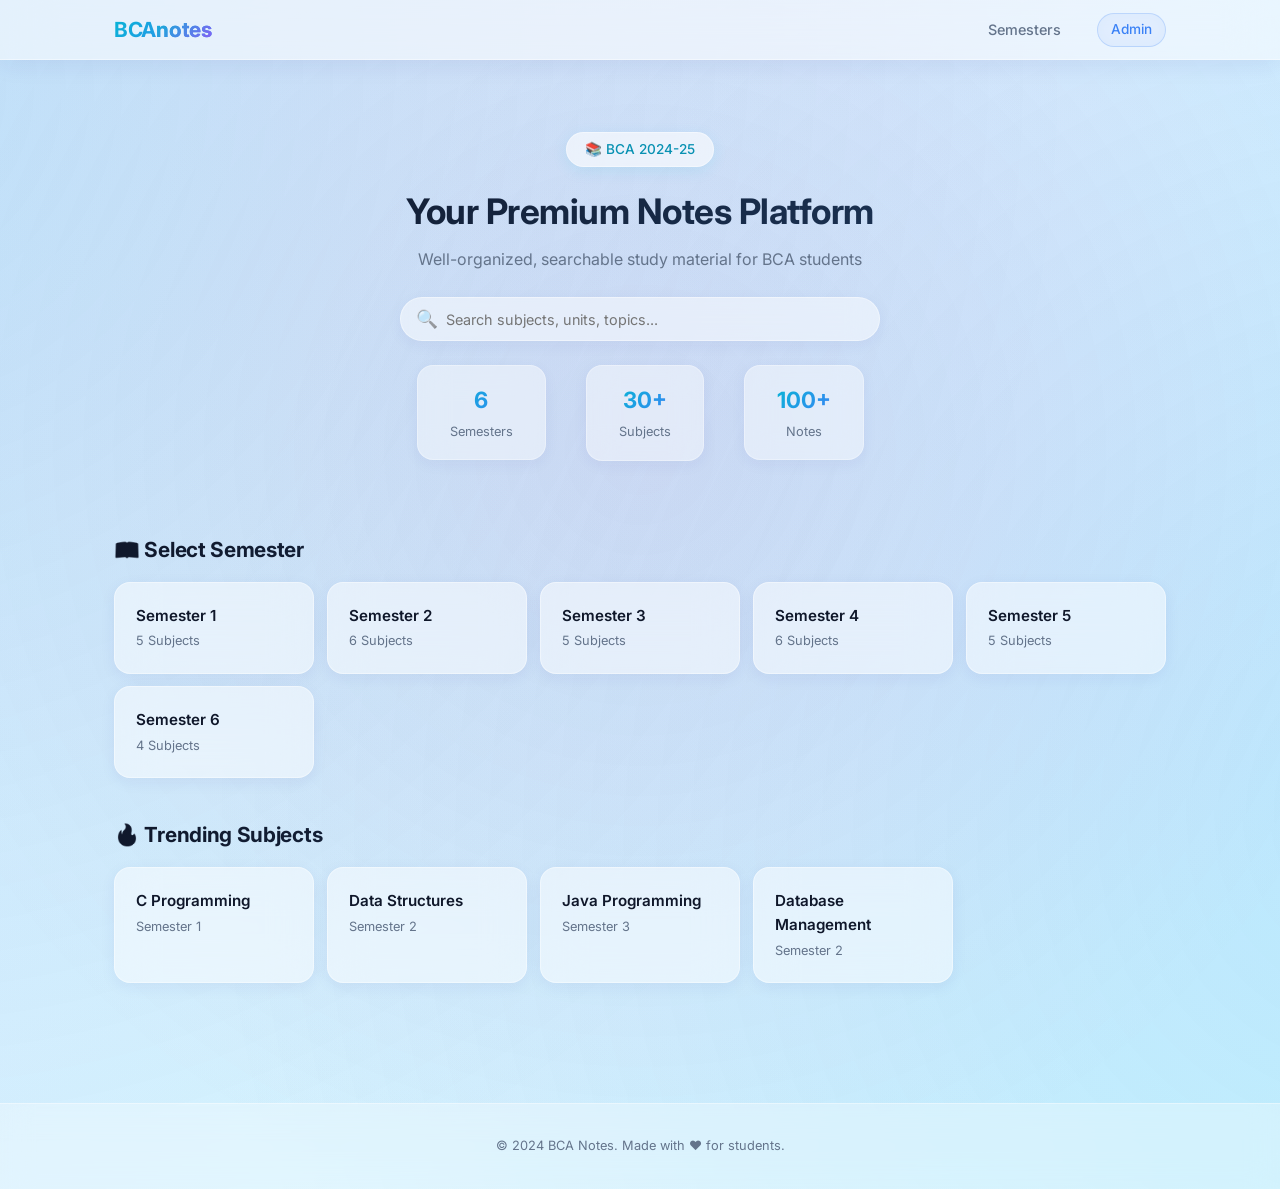
<file: index.html>
<!DOCTYPE html>
<html lang="en">
<head>
    <meta charset="UTF-8">
    <meta name="viewport" content="width=device-width, initial-scale=1.0">
    <title>BCA Notes - Premium Learning Platform</title>
    <link href="https://fonts.googleapis.com/css2?family=Inter:wght@300;400;500;600;700&display=swap" rel="stylesheet">
    <link rel="stylesheet" href="css/style.css">
</head>
<body>
    <!-- Navbar -->
    <nav class="navbar">
        <div class="nav-inner">
            <a href="index.html" class="logo">BCA<span>notes</span></a>
            <div class="nav-right">
                <a href="semester.html">Semesters</a>
                <a href="admin.html" class="admin-link">Admin</a>
            </div>
        </div>
    </nav>

    <!-- Main Content -->
    <main class="container">
        <!-- Hero Section -->
        <section class="hero">
            <span class="hero-badge">📚 BCA 2024-25</span>
            <h1>Your Premium Notes Platform</h1>
            <p>Well-organized, searchable study material for BCA students</p>
            
            <!-- Search -->
            <div class="search-box">
                <span class="search-icon">🔍</span>
                <input type="text" id="global-search" placeholder="Search subjects, units, topics...">
                <div class="search-dropdown" id="search-results"></div>
            </div>
            
            <!-- Stats -->
            <div class="stats">
                <div class="stat">
                    <strong>6</strong>
                    <span>Semesters</span>
                </div>
                <div class="stat">
                    <strong>30+</strong>
                    <span>Subjects</span>
                </div>
                <div class="stat">
                    <strong>100+</strong>
                    <span>Notes</span>
                </div>
            </div>
        </section>

        <!-- Semester Grid -->
        <section class="section">
            <h2 class="section-title">📖 Select Semester</h2>
            <div class="semester-grid" id="semester-grid"></div>
        </section>

        <!-- Trending -->
        <section class="section">
            <h2 class="section-title">🔥 Trending Subjects</h2>
            <div class="trending-grid" id="trending-grid"></div>
        </section>
    </main>

    <!-- Footer -->
    <footer class="footer">
        <p>© 2024 BCA Notes. Made with ❤️ for students.</p>
    </footer>

    <script src="js/app.js"></script>
</body>
</html>
</file>
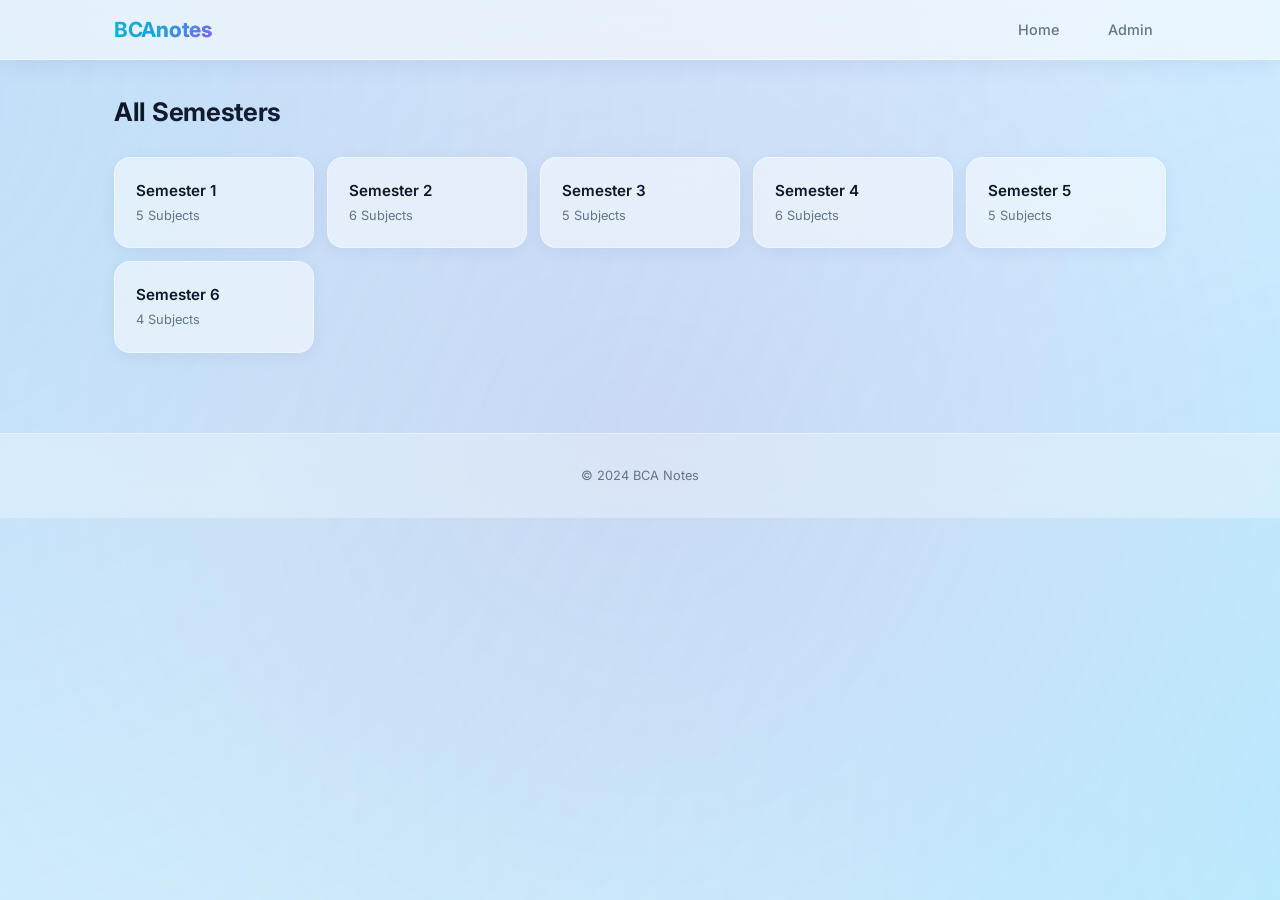
<file: semester.html>
<!DOCTYPE html>
<html lang="en">
<head>
    <meta charset="UTF-8">
    <meta name="viewport" content="width=device-width, initial-scale=1.0">
    <title>Semesters - BCA Notes</title>
    <link href="https://fonts.googleapis.com/css2?family=Inter:wght@300;400;500;600;700&display=swap" rel="stylesheet">
    <link rel="stylesheet" href="css/style.css">
</head>
<body>
    <nav class="navbar">
        <div class="nav-inner">
            <a href="index.html" class="logo">BCA<span>notes</span></a>
            <div class="nav-right">
                <a href="index.html">Home</a>
                <a href="admin.html">Admin</a>
            </div>
        </div>
    </nav>

    <main class="container">
        <h1 class="page-title">All Semesters</h1>
        <div class="semester-grid" id="semester-grid"></div>
    </main>

    <footer class="footer"><p>© 2024 BCA Notes</p></footer>
    <script src="js/app.js"></script>
</body>
</html>
</file>
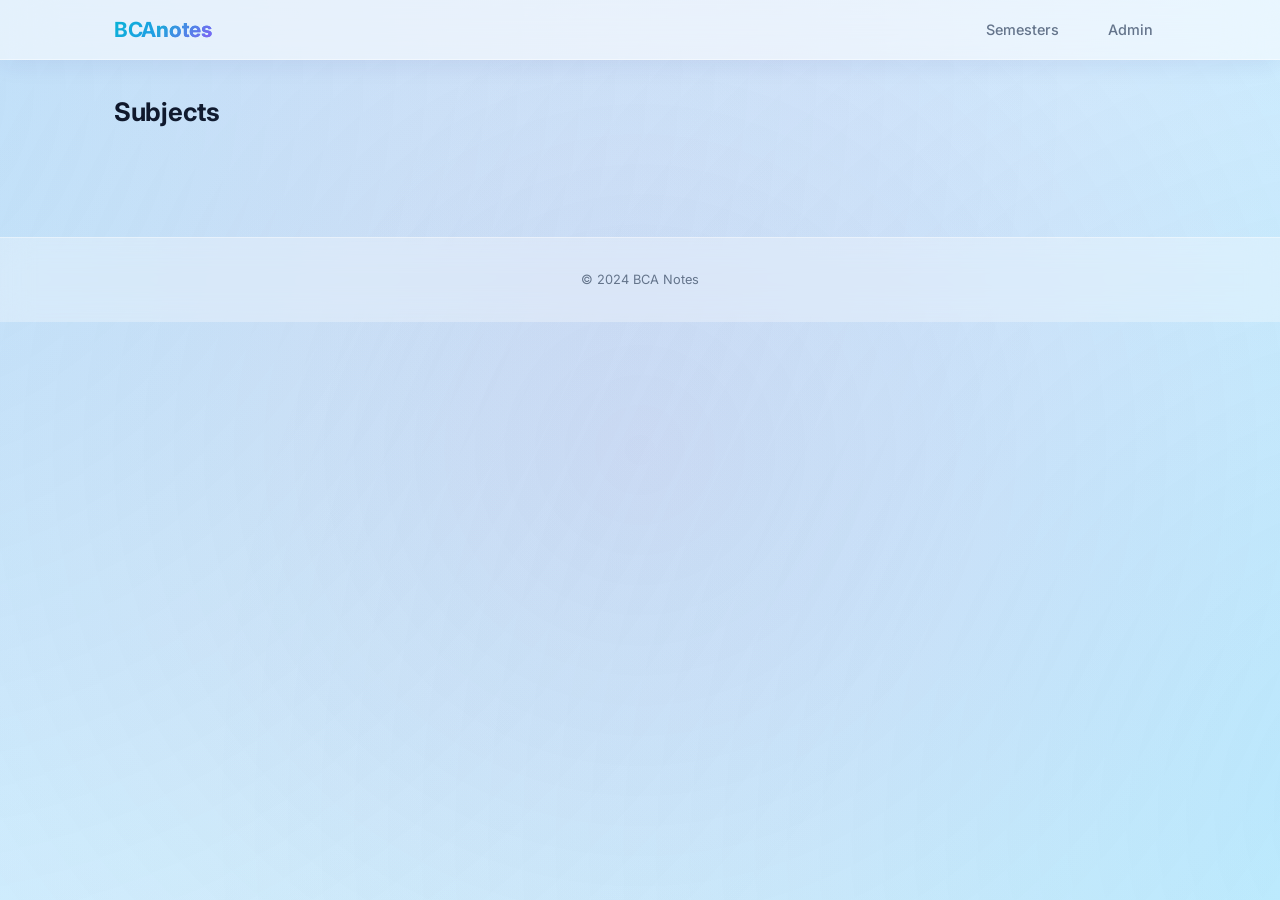
<file: subject.html>
<!DOCTYPE html>
<html lang="en">
<head>
    <meta charset="UTF-8">
    <meta name="viewport" content="width=device-width, initial-scale=1.0">
    <title>Subjects - BCA Notes</title>
    <link href="https://fonts.googleapis.com/css2?family=Inter:wght@300;400;500;600;700&display=swap" rel="stylesheet">
    <link rel="stylesheet" href="css/style.css">
</head>
<body>
    <nav class="navbar">
        <div class="nav-inner">
            <a href="index.html" class="logo">BCA<span>notes</span></a>
            <div class="nav-right">
                <a href="semester.html">Semesters</a>
                <a href="admin.html">Admin</a>
            </div>
        </div>
    </nav>

    <main class="container">
        <h1 class="page-title" id="subject-heading">Subjects</h1>
        <div class="subject-grid" id="subject-grid"></div>
    </main>

    <footer class="footer"><p>© 2024 BCA Notes</p></footer>
    <script src="js/app.js"></script>
</body>
</html>
</file>
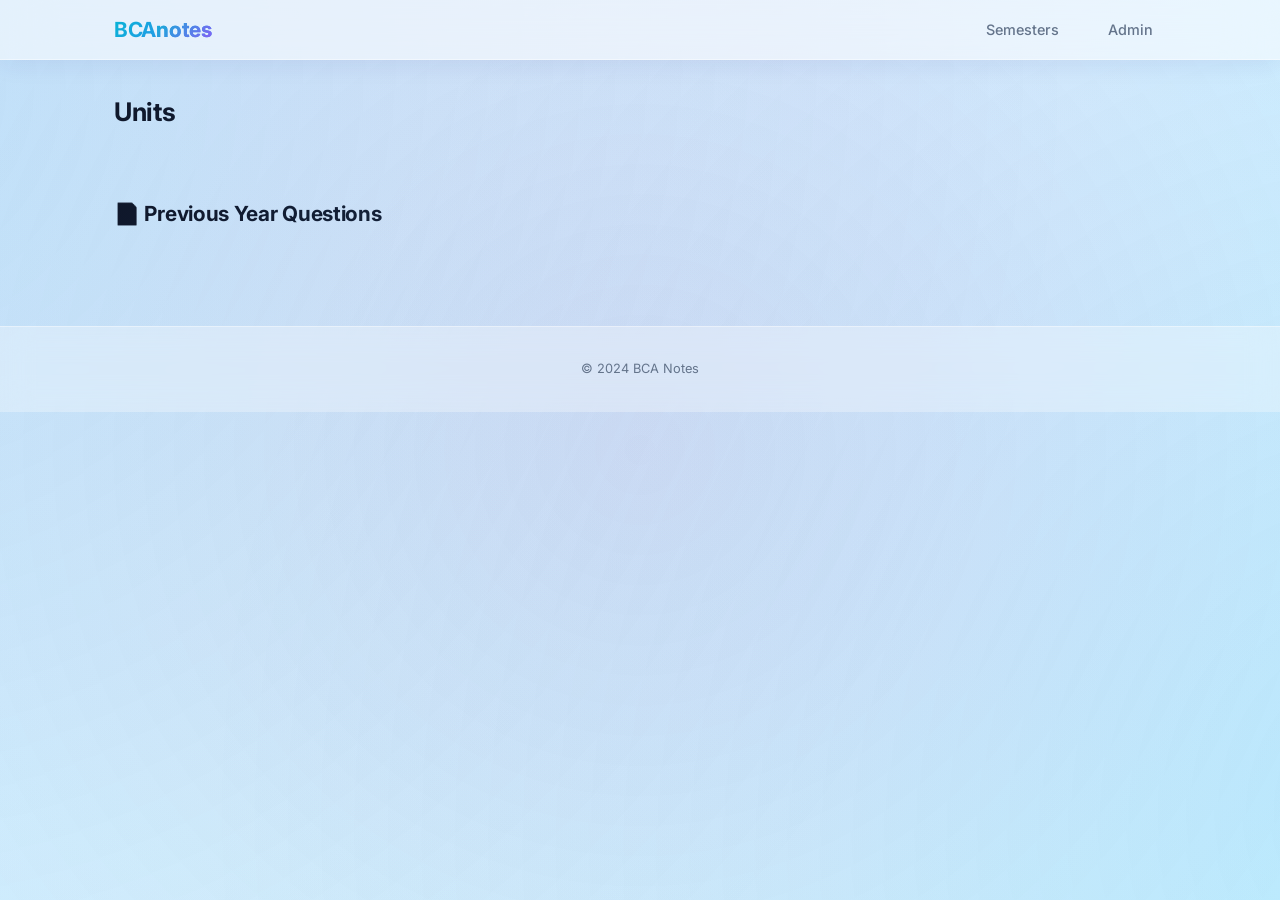
<file: unit.html>
<!DOCTYPE html>
<html lang="en">
<head>
    <meta charset="UTF-8">
    <meta name="viewport" content="width=device-width, initial-scale=1.0">
    <title>Units - BCA Notes</title>
    <link href="https://fonts.googleapis.com/css2?family=Inter:wght@300;400;500;600;700&display=swap" rel="stylesheet">
    <link rel="stylesheet" href="css/style.css">
</head>
<body>
    <nav class="navbar">
        <div class="nav-inner">
            <a href="index.html" class="logo">BCA<span>notes</span></a>
            <div class="nav-right">
                <a href="semester.html">Semesters</a>
                <a href="admin.html">Admin</a>
            </div>
        </div>
    </nav>

    <main class="container">
        <h1 class="page-title" id="unit-heading">Units</h1>
        <div class="unit-list" id="unit-grid"></div>
        
        <section class="pyq-section">
            <h2 class="section-title">📄 Previous Year Questions</h2>
            <div class="pyq-list" id="pyq-list"></div>
        </section>
    </main>

    <footer class="footer"><p>© 2024 BCA Notes</p></footer>
    <script src="js/app.js"></script>
</body>
</html>
</file>
<file: css/style.css>
* {
    margin: 0;
    padding: 0;
    box-sizing: border-box;
}

:root {
    --bg: #f0f4f8;
    --white: rgba(255, 255, 255, 0.7);
    --text: #0f172a;
    --text-light: #64748b;
    --cyan: #06b6d4;
    --cyan-light: rgba(6, 182, 212, 0.1);
    --border: rgba(226, 232, 240, 0.5);
    --shadow: 0 8px 32px rgba(0,0,0,0.05);
    --shadow-md: 0 8px 32px rgba(0,0,0,0.08);
    --radius: 16px;
    --font: 'Inter', sans-serif;
    --glass-bg: rgba(255, 255, 255, 0.65);
    --glass-border: rgba(255, 255, 255, 0.3);
    --glass-shadow: 0 8px 32px rgba(31, 38, 135, 0.1);
}

body {
    font-family: var(--font);
    background: linear-gradient(135deg, #e0e7ff 0%, #cffafe 25%, #e0f2fe 50%, #fce7f3 75%, #f3e8ff 100%);
    background-size: 400% 400%;
    animation: gradientShift 15s ease infinite;
    color: var(--text);
    line-height: 1.6;
    min-height: 100vh;
    position: relative;
}

@keyframes gradientShift {
    0% { background-position: 0% 50%; }
    50% { background-position: 100% 50%; }
    100% { background-position: 0% 50%; }
}

/* Background decoration */
body::before {
    content: '';
    position: fixed;
    top: -50%;
    left: -50%;
    width: 200%;
    height: 200%;
    background: 
        radial-gradient(circle at 20% 30%, rgba(6, 182, 212, 0.15) 0%, transparent 50%),
        radial-gradient(circle at 80% 70%, rgba(59, 130, 246, 0.15) 0%, transparent 50%),
        radial-gradient(circle at 50% 50%, rgba(236, 72, 153, 0.1) 0%, transparent 50%);
    z-index: -1;
    animation: rotateBg 20s linear infinite;
}

@keyframes rotateBg {
    0% { transform: rotate(0deg); }
    100% { transform: rotate(360deg); }
}

/* Navbar - Glassmorphism */
.navbar {
    background: rgba(255, 255, 255, 0.55);
    backdrop-filter: blur(25px);
    -webkit-backdrop-filter: blur(25px);
    border-bottom: 1px solid rgba(255, 255, 255, 0.4);
    position: sticky;
    top: 0;
    z-index: 100;
    box-shadow: 0 4px 24px rgba(31, 38, 135, 0.08);
}

.nav-inner {
    max-width: 1100px;
    margin: 0 auto;
    padding: 0.8rem 1.5rem;
    display: flex;
    justify-content: space-between;
    align-items: center;
}

.logo {
    font-size: 1.3rem;
    font-weight: 700;
    color: var(--text);
    text-decoration: none;
    letter-spacing: -0.3px;
    background: linear-gradient(135deg, #06b6d4, #3b82f6);
    -webkit-background-clip: text;
    -webkit-text-fill-color: transparent;
    background-clip: text;
}

.logo span {
    background: linear-gradient(135deg, #06b6d4, #8b5cf6);
    -webkit-background-clip: text;
    -webkit-text-fill-color: transparent;
    background-clip: text;
}

.nav-right {
    display: flex;
    gap: 1.5rem;
    align-items: center;
}

.nav-right a {
    text-decoration: none;
    color: var(--text-light);
    font-size: 0.9rem;
    font-weight: 500;
    transition: all 0.3s;
    padding: 0.3rem 0.8rem;
    border-radius: 20px;
}

.nav-right a:hover {
    color: var(--cyan);
    background: rgba(255, 255, 255, 0.5);
    backdrop-filter: blur(10px);
}

.admin-link {
    background: rgba(59, 130, 246, 0.1) !important;
    color: #3b82f6 !important;
    padding: 0.35rem 0.9rem;
    border-radius: 20px;
    font-size: 0.85rem !important;
    backdrop-filter: blur(10px);
    border: 1px solid rgba(59, 130, 246, 0.2);
}

.progress-line {
    height: 3px;
    background: linear-gradient(90deg, #06b6d4, #3b82f6, #8b5cf6);
    width: 0%;
    transition: width 0.1s linear;
    box-shadow: 0 0 10px rgba(6, 182, 212, 0.5);
}

/* Container */
.container {
    max-width: 1100px;
    margin: 0 auto;
    padding: 2rem 1.5rem;
}

/* Hero */
.hero {
    text-align: center;
    padding: 2.5rem 0 2rem;
}

.hero-badge {
    display: inline-block;
    background: rgba(255, 255, 255, 0.6);
    backdrop-filter: blur(15px);
    border: 1px solid rgba(255, 255, 255, 0.4);
    color: #0891b2;
    padding: 0.35rem 1.1rem;
    border-radius: 20px;
    font-size: 0.85rem;
    font-weight: 500;
    margin-bottom: 1rem;
    box-shadow: 0 4px 15px rgba(6, 182, 212, 0.1);
}

.hero h1 {
    font-size: 2.2rem;
    font-weight: 700;
    margin-bottom: 0.5rem;
    letter-spacing: -0.5px;
    background: linear-gradient(135deg, #0f172a, #1e3a5f);
    -webkit-background-clip: text;
    -webkit-text-fill-color: transparent;
    background-clip: text;
}

.hero p {
    color: var(--text-light);
    font-size: 1rem;
    margin-bottom: 1.5rem;
}

/* Search - Glassmorphism */
.search-box {
    max-width: 480px;
    margin: 0 auto 1.5rem;
    position: relative;
}

.search-icon {
    position: absolute;
    left: 1rem;
    top: 50%;
    transform: translateY(-50%);
    font-size: 1.1rem;
    z-index: 1;
    opacity: 0.6;
}

.search-box input {
    width: 100%;
    padding: 0.8rem 1rem 0.8rem 2.8rem;
    border: 1px solid rgba(255, 255, 255, 0.4);
    border-radius: 50px;
    font-size: 0.9rem;
    font-family: var(--font);
    background: rgba(255, 255, 255, 0.5);
    backdrop-filter: blur(15px);
    outline: none;
    transition: all 0.3s;
    box-shadow: 0 4px 15px rgba(31, 38, 135, 0.05);
}

.search-box input:focus {
    border-color: var(--cyan);
    background: rgba(255, 255, 255, 0.7);
    box-shadow: 0 4px 20px rgba(6, 182, 212, 0.15);
}

.search-dropdown {
    position: absolute;
    top: calc(100% + 8px);
    left: 0;
    right: 0;
    background: rgba(255, 255, 255, 0.75);
    backdrop-filter: blur(25px);
    border-radius: 12px;
    box-shadow: 0 8px 32px rgba(31, 38, 135, 0.12);
    max-height: 250px;
    overflow-y: auto;
    display: none;
    z-index: 50;
    border: 1px solid rgba(255, 255, 255, 0.4);
}

.search-dropdown.active {
    display: block;
}

.search-dropdown a {
    display: block;
    padding: 0.7rem 1rem;
    text-decoration: none;
    color: var(--text);
    font-size: 0.85rem;
    border-bottom: 1px solid rgba(241, 245, 249, 0.5);
    transition: all 0.2s;
}

.search-dropdown a:hover {
    background: rgba(248, 250, 252, 0.5);
    color: var(--cyan);
    backdrop-filter: blur(10px);
}

.search-dropdown p {
    padding: 0.7rem 1rem;
    color: var(--text-light);
    font-size: 0.85rem;
}

/* Stats - Glass Cards */
.stats {
    display: flex;
    gap: 2.5rem;
    justify-content: center;
    flex-wrap: wrap;
}

.stat {
    text-align: center;
    background: rgba(255, 255, 255, 0.45);
    backdrop-filter: blur(15px);
    border: 1px solid rgba(255, 255, 255, 0.3);
    padding: 1rem 2rem;
    border-radius: var(--radius);
    box-shadow: 0 4px 15px rgba(31, 38, 135, 0.05);
    transition: transform 0.2s;
}

.stat:hover {
    transform: translateY(-2px);
}

.stat strong {
    display: block;
    font-size: 1.4rem;
    background: linear-gradient(135deg, #06b6d4, #3b82f6);
    -webkit-background-clip: text;
    -webkit-text-fill-color: transparent;
    background-clip: text;
    font-weight: 700;
}

.stat span {
    font-size: 0.8rem;
    color: var(--text-light);
}

/* Section */
.section {
    margin: 2.5rem 0;
}

.section-title {
    font-size: 1.3rem;
    font-weight: 700;
    margin-bottom: 1rem;
    letter-spacing: -0.3px;
    background: linear-gradient(135deg, #0f172a, #1e3a5f);
    -webkit-background-clip: text;
    -webkit-text-fill-color: transparent;
    background-clip: text;
}

/* Grids */
.semester-grid {
    display: grid;
    grid-template-columns: repeat(auto-fill, minmax(165px, 1fr));
    gap: 0.8rem;
}

.subject-grid {
    display: grid;
    grid-template-columns: repeat(auto-fill, minmax(200px, 1fr));
    gap: 0.8rem;
}

.trending-grid {
    display: grid;
    grid-template-columns: repeat(auto-fill, minmax(200px, 1fr));
    gap: 0.8rem;
}

/* Cards - Full Glassmorphism */
.card {
    background: rgba(255, 255, 255, 0.5);
    backdrop-filter: blur(20px);
    -webkit-backdrop-filter: blur(20px);
    border: 1px solid rgba(255, 255, 255, 0.4);
    border-radius: var(--radius);
    padding: 1.3rem;
    text-decoration: none;
    color: var(--text);
    transition: all 0.3s ease;
    display: block;
    cursor: pointer;
    box-shadow: 0 4px 16px rgba(31, 38, 135, 0.06);
}

.card:hover {
    background: rgba(255, 255, 255, 0.7);
    border-color: rgba(6, 182, 212, 0.5);
    box-shadow: 0 8px 32px rgba(6, 182, 212, 0.15);
    transform: translateY(-2px);
}

.card h3 {
    font-size: 0.95rem;
    font-weight: 600;
}

.card p {
    font-size: 0.8rem;
    color: var(--text-light);
    margin-top: 0.2rem;
}

/* Unit List */
.unit-list {
    display: flex;
    flex-direction: column;
    gap: 0.6rem;
}

.unit-item {
    background: rgba(255, 255, 255, 0.5);
    backdrop-filter: blur(20px);
    -webkit-backdrop-filter: blur(20px);
    border: 1px solid rgba(255, 255, 255, 0.4);
    border-radius: var(--radius);
    padding: 1rem 1.3rem;
    display: flex;
    justify-content: space-between;
    align-items: center;
    text-decoration: none;
    color: var(--text);
    transition: all 0.3s ease;
    box-shadow: 0 4px 16px rgba(31, 38, 135, 0.06);
}

.unit-item:hover {
    background: rgba(255, 255, 255, 0.7);
    border-color: rgba(6, 182, 212, 0.5);
    box-shadow: 0 8px 32px rgba(6, 182, 212, 0.15);
    transform: translateX(3px);
}

.unit-info h3 {
    font-size: 0.95rem;
    font-weight: 600;
    margin-bottom: 0.15rem;
}

.unit-info span {
    font-size: 0.8rem;
    color: var(--text-light);
}

.read-badge {
    background: rgba(22, 163, 74, 0.1);
    color: #16a34a;
    padding: 0.3rem 0.8rem;
    border-radius: 20px;
    font-size: 0.8rem;
    font-weight: 500;
    white-space: nowrap;
    flex-shrink: 0;
    backdrop-filter: blur(10px);
    border: 1px solid rgba(22, 163, 74, 0.2);
}

/* PYQ */
.pyq-section {
    margin-top: 2.5rem;
}

.pyq-list {
    display: flex;
    flex-direction: column;
    gap: 0.4rem;
}

.pyq-item {
    background: rgba(255, 255, 255, 0.5);
    backdrop-filter: blur(20px);
    border: 1px solid rgba(255, 255, 255, 0.4);
    border-radius: 10px;
    padding: 0.8rem 1rem;
    cursor: pointer;
    font-size: 0.9rem;
    transition: all 0.3s;
    position: relative;
    box-shadow: 0 4px 16px rgba(31, 38, 135, 0.06);
}

.pyq-item:hover {
    background: rgba(255, 255, 255, 0.7);
    border-color: rgba(6, 182, 212, 0.5);
    box-shadow: 0 8px 32px rgba(6, 182, 212, 0.15);
}

.pyq-item.open {
    border-color: rgba(6, 182, 212, 0.5);
    background: rgba(255, 255, 255, 0.7);
}

.pyq-answer {
    display: none;
    padding: 0.6rem 0 0;
    margin-top: 0.5rem;
    border-top: 1px solid rgba(241, 245, 249, 0.5);
    color: var(--text-light);
    font-size: 0.85rem;
    line-height: 1.6;
}

.pyq-item.open .pyq-answer {
    display: block;
}

.pyq-badge {
    float: right;
    background: rgba(251, 191, 36, 0.15);
    color: #d97706;
    padding: 0.2rem 0.6rem;
    border-radius: 10px;
    font-size: 0.7rem;
    font-weight: 600;
    margin-left: 0.5rem;
    backdrop-filter: blur(10px);
    border: 1px solid rgba(251, 191, 36, 0.3);
}

/* Page Title */
.page-title {
    font-size: 1.6rem;
    font-weight: 700;
    margin-bottom: 1.5rem;
    letter-spacing: -0.3px;
    background: linear-gradient(135deg, #0f172a, #1e3a5f);
    -webkit-background-clip: text;
    -webkit-text-fill-color: transparent;
    background-clip: text;
}

/* Footer */
.footer {
    text-align: center;
    padding: 2rem;
    color: var(--text-light);
    font-size: 0.8rem;
    border-top: 1px solid rgba(255, 255, 255, 0.4);
    margin-top: 3rem;
    background: rgba(255, 255, 255, 0.3);
    backdrop-filter: blur(15px);
}

/* Modal - Glassmorphism */
.modal-overlay {
    display: none;
    position: fixed;
    inset: 0;
    background: rgba(15, 23, 42, 0.3);
    backdrop-filter: blur(12px);
    -webkit-backdrop-filter: blur(12px);
    z-index: 200;
    align-items: center;
    justify-content: center;
}

.modal-overlay.active {
    display: flex;
}

.modal-box {
    background: rgba(255, 255, 255, 0.75);
    backdrop-filter: blur(30px);
    -webkit-backdrop-filter: blur(30px);
    border-radius: 20px;
    padding: 2rem;
    max-width: 380px;
    width: 90%;
    position: relative;
    text-align: center;
    box-shadow: 0 20px 60px rgba(0, 0, 0, 0.2);
    border: 1px solid rgba(255, 255, 255, 0.5);
}

.modal-box h3 {
    font-size: 1.2rem;
    font-weight: 700;
    margin-bottom: 0.5rem;
    background: linear-gradient(135deg, #0f172a, #1e3a5f);
    -webkit-background-clip: text;
    -webkit-text-fill-color: transparent;
    background-clip: text;
}

.modal-box > p {
    color: var(--text-light);
    font-size: 0.85rem;
    margin-bottom: 1.2rem;
}

.modal-box input {
    width: 100%;
    padding: 0.7rem 1rem;
    border: 1px solid rgba(255, 255, 255, 0.4);
    border-radius: 10px;
    font-family: var(--font);
    font-size: 0.9rem;
    margin-bottom: 0.6rem;
    outline: none;
    transition: all 0.3s;
    background: rgba(255, 255, 255, 0.5);
    backdrop-filter: blur(10px);
}

.modal-box input:focus {
    border-color: var(--cyan);
    background: rgba(255, 255, 255, 0.7);
    box-shadow: 0 4px 15px rgba(6, 182, 212, 0.15);
}

.submit-btn {
    width: 100%;
    padding: 0.75rem;
    background: linear-gradient(135deg, #06b6d4, #3b82f6);
    color: white;
    border: none;
    border-radius: 10px;
    font-size: 0.95rem;
    font-weight: 600;
    cursor: pointer;
    font-family: var(--font);
    transition: all 0.3s;
    box-shadow: 0 4px 15px rgba(6, 182, 212, 0.3);
}

.submit-btn:hover {
    background: linear-gradient(135deg, #0891b2, #2563eb);
    box-shadow: 0 6px 20px rgba(6, 182, 212, 0.4);
    transform: translateY(-1px);
}

.modal-close {
    position: absolute;
    top: 0.7rem;
    right: 1rem;
    font-size: 1.5rem;
    cursor: pointer;
    color: #94a3b8;
    background: rgba(255, 255, 255, 0.3);
    border: none;
    line-height: 1;
    width: 32px;
    height: 32px;
    border-radius: 50%;
    display: flex;
    align-items: center;
    justify-content: center;
    transition: all 0.2s;
    backdrop-filter: blur(5px);
}

.modal-close:hover {
    color: var(--text);
    background: rgba(255, 255, 255, 0.6);
    transform: rotate(90deg);
}

.form-note {
    font-size: 0.75rem !important;
    color: #94a3b8 !important;
    margin-top: 0.6rem !important;
    margin-bottom: 0 !important;
}

/* Responsive */
@media (max-width: 768px) {
    .container {
        padding: 1rem;
    }
    
    .hero h1 {
        font-size: 1.7rem;
    }
    
    .semester-grid {
        grid-template-columns: repeat(2, 1fr);
    }
    
    .subject-grid {
        grid-template-columns: 1fr;
    }
    
    .stats {
        gap: 1.5rem;
    }
    
    .nav-inner {
        padding: 0.7rem 1rem;
    }
    
    .unit-item {
        flex-direction: column;
        align-items: flex-start;
        gap: 0.5rem;
    }
    
    .read-badge {
        align-self: flex-start;
    }
}

@media (max-width: 480px) {
    .semester-grid {
        grid-template-columns: 1fr 1fr;
    }
    
    .hero h1 {
        font-size: 1.5rem;
    }
}
</file>
